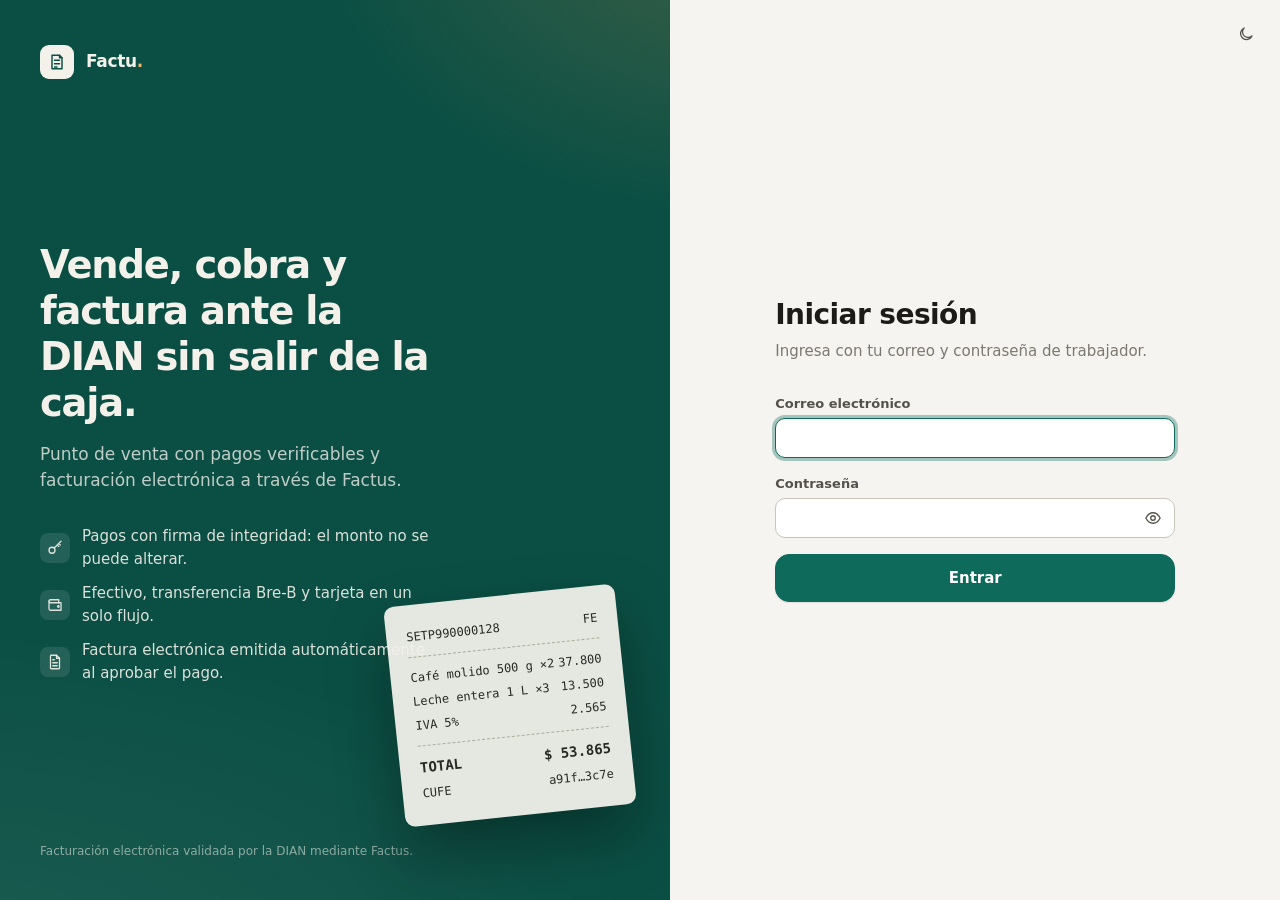
<file: frontend/index.html>
<!doctype html>
<html lang="es-CO">
<head>
  <meta charset="utf-8">
  <meta name="viewport" content="width=device-width, initial-scale=1">
  <meta http-equiv="Content-Security-Policy" content="default-src 'self'; script-src 'self' https://cdn.jsdelivr.net; style-src 'self' https://fonts.googleapis.com; font-src https://fonts.gstatic.com; img-src 'self' data: blob:; connect-src 'self' http://127.0.0.1:8000 http://localhost:8000; frame-src 'self' blob:; object-src 'none'; base-uri 'self'; form-action 'self'">
  <meta name="referrer" content="strict-origin-when-cross-origin">
  <meta name="color-scheme" content="light dark">
  <title>Iniciar sesión · Factu</title>
  <link rel="icon" href="img/favicon.svg" type="image/svg+xml">
  <link rel="preconnect" href="https://fonts.googleapis.com">
  <link rel="preconnect" href="https://fonts.gstatic.com" crossorigin>
  <link rel="stylesheet" href="https://fonts.googleapis.com/css2?family=JetBrains+Mono:wght@400;500;600&family=Plus+Jakarta+Sans:wght@400;500;600;700;800&display=swap">
  <link rel="stylesheet" href="css/variables.css">
  <link rel="stylesheet" href="css/base.css">
  <link rel="stylesheet" href="css/layout.css">
  <link rel="stylesheet" href="css/components.css">
  <link rel="stylesheet" href="css/pages/login.css">
  <script src="js/theme-init.js"></script>
  <script type="module" src="js/login.js"></script>
</head>
<body>
  <main class="login">
    <section class="login__aside" aria-hidden="true">
      <div class="brand">
        <span class="brand__mark" id="logo-marca"></span>
        <span class="brand__name">Factu<span>.</span></span>
      </div>

      <div class="login__pitch">
        <h1>Vende, cobra y factura ante la DIAN sin salir de la caja.</h1>
        <p>Punto de venta con pagos verificables y facturación electrónica a través de Factus.</p>
        <ul class="login__features">
          <li id="f1">Pagos con firma de integridad: el monto no se puede alterar.</li>
          <li id="f2">Efectivo, transferencia Bre-B y tarjeta en un solo flujo.</li>
          <li id="f3">Factura electrónica emitida automáticamente al aprobar el pago.</li>
        </ul>
      </div>

      <div class="login__receipt">
        <p><span>SETP990000128</span><span>FE</span></p>
        <hr>
        <p><span>Café molido 500 g ×2</span><span>37.800</span></p>
        <p><span>Leche entera 1 L ×3</span><span>13.500</span></p>
        <p><span>IVA 5%</span><span>2.565</span></p>
        <hr>
        <p><strong>TOTAL</strong><strong>$ 53.865</strong></p>
        <p><span>CUFE</span><span>a91f…3c7e</span></p>
      </div>

      <p class="login__legal">Facturación electrónica validada por la DIAN mediante Factus.</p>
    </section>

    <section class="login__main">
      <div class="login__theme" id="tema"></div>
      <div class="login__card">
        <h2>Iniciar sesión</h2>
        <p class="lead">Ingresa con tu correo y contraseña de trabajador.</p>
        <div id="aviso" aria-live="polite"></div>
        <form id="form-login" class="form" novalidate>
          <div class="field" data-campo="email">
            <label class="field__label" for="email">Correo electrónico</label>
            <input class="input" id="email" name="email" type="email" autocomplete="username" required aria-describedby="email-error" autofocus>
            <p class="field__error" id="email-error" aria-live="polite"></p>
          </div>
          <div class="field" data-campo="password">
            <label class="field__label" for="password">Contraseña</label>
            <div class="input-group">
              <input class="input" id="password" name="password" type="password" autocomplete="current-password" required aria-describedby="password-error">
              <button class="btn btn--ghost btn--icon input-group__btn" type="button" id="ver-password" aria-label="Mostrar contraseña" aria-pressed="false"></button>
            </div>
            <p class="field__error" id="password-error" aria-live="polite"></p>
          </div>
          <button class="btn btn--primary btn--lg btn--block" type="submit" id="entrar">Entrar</button>
        </form>
      </div>
    </section>
  </main>
</body>
</html>
</file>
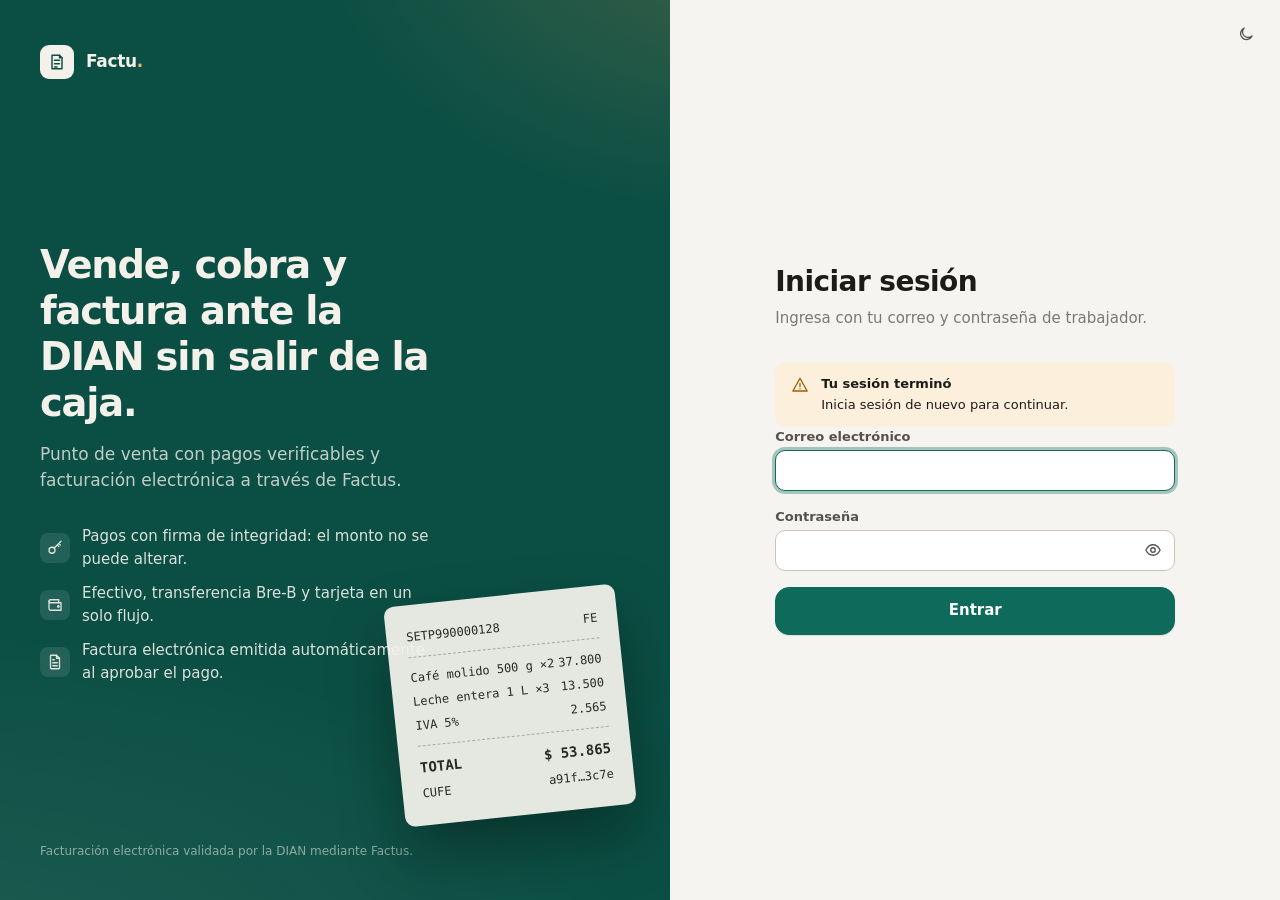
<file: frontend/app.html>
<!doctype html>
<html lang="es-CO">
<head>
  <meta charset="utf-8">
  <meta name="viewport" content="width=device-width, initial-scale=1">
  <meta http-equiv="Content-Security-Policy" content="default-src 'self'; script-src 'self' https://cdn.jsdelivr.net; style-src 'self' https://fonts.googleapis.com; font-src https://fonts.gstatic.com; img-src 'self' data: blob:; connect-src 'self' http://127.0.0.1:8000 http://localhost:8000; frame-src 'self' blob:; object-src 'none'; base-uri 'self'; form-action 'self'">
  <meta name="referrer" content="strict-origin-when-cross-origin">
  <meta name="color-scheme" content="light dark">
  <title>Factu</title>
  <link rel="icon" href="img/favicon.svg" type="image/svg+xml">
  <link rel="preconnect" href="https://fonts.googleapis.com">
  <link rel="preconnect" href="https://fonts.gstatic.com" crossorigin>
  <link rel="stylesheet" href="https://fonts.googleapis.com/css2?family=JetBrains+Mono:wght@400;500;600&family=Plus+Jakarta+Sans:wght@400;500;600;700;800&display=swap">
  <link rel="stylesheet" href="css/variables.css">
  <link rel="stylesheet" href="css/base.css">
  <link rel="stylesheet" href="css/layout.css">
  <link rel="stylesheet" href="css/components.css">
  <link rel="stylesheet" href="css/pages/pos.css">
  <link rel="stylesheet" href="css/pages/pages.css">
  <script src="js/theme-init.js"></script>
  <script type="module" src="js/main.js"></script>
</head>
<body>
  <a class="skip-link" href="#contenido">Saltar al contenido</a>
  <div class="app" id="app" hidden>
    <aside class="sidebar" id="sidebar" aria-label="Navegación principal">
      <a class="brand" href="#/" aria-label="Factu, ir al inicio">
        <span class="brand__mark"><svg viewBox="0 0 24 24" width="20" height="20" fill="none" stroke="currentColor" stroke-width="1.75" stroke-linecap="round" stroke-linejoin="round" aria-hidden="true"><path d="M6 4h9l3 3v13H6z"/><path d="M9 10h6M9 14h6M9 18h3"/><path d="M15 4v3h3"/></svg></span>
        <span class="brand__name">Factu<span>.</span></span>
      </a>
      <nav aria-label="Secciones">
        <ul class="nav" id="nav"></ul>
      </nav>
      <div class="sidebar__footer hide-mobile">
        <button class="nav__link btn--block" type="button" id="btn-colapsar" aria-label="Contraer o expandir la barra lateral">
          <svg viewBox="0 0 24 24" width="19" height="19" fill="none" stroke="currentColor" stroke-width="1.75" stroke-linecap="round" stroke-linejoin="round" aria-hidden="true"><path d="M4 5h16v14H4zM9 5v14"/></svg>
          <span class="nav__label">Contraer menú</span>
        </button>
      </div>
    </aside>
    <div class="nav-backdrop" id="nav-backdrop"></div>

    <div class="main">
      <header class="topbar">
        <button class="btn btn--ghost btn--icon show-mobile" type="button" id="btn-menu" aria-label="Abrir menú" aria-controls="sidebar" aria-expanded="false">
          <svg viewBox="0 0 24 24" width="20" height="20" fill="none" stroke="currentColor" stroke-width="1.75" stroke-linecap="round" aria-hidden="true"><path d="M4 6h16M4 12h16M4 18h16"/></svg>
        </button>
        <div class="topbar__search" id="buscador" role="search"></div>
        <div class="row" id="acciones-usuario"></div>
      </header>
      <main class="content" id="contenido" tabindex="-1"></main>
    </div>
  </div>
</body>
</html>
</file>
<file: frontend/css/variables.css>
/* ==========================================================================
   Sistema de diseño — tokens
   Verde petróleo como primario (confianza, dinero) sobre neutros cálidos.
   ========================================================================== */
:root {
  color-scheme: light;

  /* Marca */
  --c-primary: #0e6b5c;
  --c-primary-hover: #0a594c;
  --c-primary-press: #08493e;
  --c-primary-soft: #e2f0ec;
  --c-primary-ink: #ffffff;
  --c-accent: #b4530a;

  /* Neutros cálidos */
  --c-bg: #f5f4f0;
  --c-surface: #ffffff;
  --c-surface-2: #f0eee8;
  --c-surface-3: #e8e5dd;
  --c-border: #e0ddd5;
  --c-border-strong: #c9c5bb;
  --c-text: #1d1b18;
  --c-text-2: #55514b;
  --c-text-3: #7d786f;
  --c-overlay: rgb(20 18 15 / 0.45);

  /* Semánticos */
  --c-success: #16794a;
  --c-success-soft: #e3f3ea;
  --c-warning: #a35a07;
  --c-warning-soft: #fcf0dc;
  --c-danger: #b42318;
  --c-danger-soft: #fbe8e6;
  --c-info: #1f5bc7;
  --c-info-soft: #e7eefc;
  --c-neutral-soft: #ecebe6;

  /* Tipografía */
  --font-ui: "Plus Jakarta Sans", system-ui, -apple-system, "Segoe UI", Roboto, sans-serif;
  --font-mono: "JetBrains Mono", ui-monospace, "Cascadia Code", Consolas, monospace;
  --fs-xs: 0.75rem;
  --fs-sm: 0.8125rem;
  --fs-md: 0.9375rem;
  --fs-lg: 1.0625rem;
  --fs-xl: 1.375rem;
  --fs-2xl: 1.75rem;
  --fs-3xl: 2.5rem;
  --lh-tight: 1.2;
  --lh: 1.5;

  /* Espaciado (escala 4px) */
  --sp-1: 0.25rem;
  --sp-2: 0.5rem;
  --sp-3: 0.75rem;
  --sp-4: 1rem;
  --sp-5: 1.25rem;
  --sp-6: 1.5rem;
  --sp-8: 2rem;
  --sp-10: 2.5rem;
  --sp-12: 3rem;

  /* Forma y profundidad */
  --r-sm: 6px;
  --r-md: 10px;
  --r-lg: 14px;
  --r-pill: 999px;
  --shadow-1: 0 1px 2px rgb(29 27 24 / 0.06), 0 1px 1px rgb(29 27 24 / 0.04);
  --shadow-2: 0 4px 12px rgb(29 27 24 / 0.08), 0 1px 3px rgb(29 27 24 / 0.06);
  --shadow-3: 0 18px 48px rgb(29 27 24 / 0.18), 0 4px 12px rgb(29 27 24 / 0.08);
  --focus-ring: 0 0 0 3px rgb(14 107 92 / 0.35);

  /* Movimiento */
  --ease: cubic-bezier(0.2, 0.7, 0.2, 1);
  --t-fast: 120ms;
  --t-med: 220ms;

  /* Layout */
  --sidebar-w: 248px;
  --sidebar-w-collapsed: 68px;
  --topbar-h: 60px;
  --content-max: 1360px;
}

/* Oscuro: por preferencia del sistema, salvo que el usuario eligiera claro. */
@media (prefers-color-scheme: dark) {
  :root:not([data-theme="light"]) {
    color-scheme: dark;
    --c-primary: #3db39d;
    --c-primary-hover: #52c4ae;
    --c-primary-press: #2f9a86;
    --c-primary-soft: rgb(61 179 157 / 0.14);
    --c-primary-ink: #06221d;
    --c-accent: #f0a050;
    --c-bg: #111312;
    --c-surface: #181b1a;
    --c-surface-2: #1f2321;
    --c-surface-3: #2a2f2c;
    --c-border: #2b302d;
    --c-border-strong: #3d4440;
    --c-text: #eceae4;
    --c-text-2: #b5b1a8;
    --c-text-3: #8a867e;
    --c-overlay: rgb(0 0 0 / 0.6);
    --c-success: #4cc488;
    --c-success-soft: rgb(76 196 136 / 0.14);
    --c-warning: #f0b44c;
    --c-warning-soft: rgb(240 180 76 / 0.14);
    --c-danger: #f2766b;
    --c-danger-soft: rgb(242 118 107 / 0.14);
    --c-info: #7aa5f5;
    --c-info-soft: rgb(122 165 245 / 0.14);
    --c-neutral-soft: rgb(236 234 228 / 0.08);
    --shadow-1: 0 1px 2px rgb(0 0 0 / 0.4);
    --shadow-2: 0 4px 14px rgb(0 0 0 / 0.45);
    --shadow-3: 0 18px 48px rgb(0 0 0 / 0.6);
    --focus-ring: 0 0 0 3px rgb(61 179 157 / 0.45);
  }
}

:root[data-theme="dark"] {
  color-scheme: dark;
  --c-primary: #3db39d;
  --c-primary-hover: #52c4ae;
  --c-primary-press: #2f9a86;
  --c-primary-soft: rgb(61 179 157 / 0.14);
  --c-primary-ink: #06221d;
  --c-accent: #f0a050;
  --c-bg: #111312;
  --c-surface: #181b1a;
  --c-surface-2: #1f2321;
  --c-surface-3: #2a2f2c;
  --c-border: #2b302d;
  --c-border-strong: #3d4440;
  --c-text: #eceae4;
  --c-text-2: #b5b1a8;
  --c-text-3: #8a867e;
  --c-overlay: rgb(0 0 0 / 0.6);
  --c-success: #4cc488;
  --c-success-soft: rgb(76 196 136 / 0.14);
  --c-warning: #f0b44c;
  --c-warning-soft: rgb(240 180 76 / 0.14);
  --c-danger: #f2766b;
  --c-danger-soft: rgb(242 118 107 / 0.14);
  --c-info: #7aa5f5;
  --c-info-soft: rgb(122 165 245 / 0.14);
  --c-neutral-soft: rgb(236 234 228 / 0.08);
  --shadow-1: 0 1px 2px rgb(0 0 0 / 0.4);
  --shadow-2: 0 4px 14px rgb(0 0 0 / 0.45);
  --shadow-3: 0 18px 48px rgb(0 0 0 / 0.6);
  --focus-ring: 0 0 0 3px rgb(61 179 157 / 0.45);
}

@media (prefers-reduced-motion: reduce) {
  :root {
    --t-fast: 0ms;
    --t-med: 0ms;
  }
}
</file>
<file: frontend/css/base.css>
/* Reset mínimo y elementos base */
*,
*::before,
*::after {
  box-sizing: border-box;
}

html {
  -webkit-text-size-adjust: 100%;
  text-size-adjust: 100%;
}

body {
  margin: 0;
  min-height: 100vh;
  font-family: var(--font-ui);
  font-size: var(--fs-md);
  line-height: var(--lh);
  color: var(--c-text);
  background: var(--c-bg);
  -webkit-font-smoothing: antialiased;
  font-feature-settings: "tnum" 1, "cv11" 1;
  overflow-x: hidden;
}

h1, h2, h3, h4 {
  margin: 0;
  line-height: var(--lh-tight);
  letter-spacing: -0.01em;
  font-weight: 700;
}

h1 { font-size: var(--fs-xl); }
h2 { font-size: var(--fs-lg); }
h3 { font-size: var(--fs-md); }

p { margin: 0; }

a {
  color: var(--c-primary);
  text-decoration-thickness: 1px;
  text-underline-offset: 2px;
}

img, svg, canvas { display: block; max-width: 100%; }

button, input, select, textarea {
  font: inherit;
  color: inherit;
}

button { cursor: pointer; }
button:disabled { cursor: not-allowed; }

:focus-visible {
  outline: none;
  box-shadow: var(--focus-ring);
  border-radius: var(--r-sm);
}

/* Elementos que solo reciben foco por programa (títulos de página, contenedor principal):
   el foco sirve a los lectores de pantalla, no necesita anillo visible. */
[tabindex="-1"]:focus,
[tabindex="-1"]:focus-visible { outline: none; box-shadow: none; }

::selection { background: var(--c-primary-soft); }

/* El atributo hidden debe ganar a cualquier display de componente. */
[hidden] { display: none !important; }

.mono {
  font-family: var(--font-mono);
  font-size: 0.92em;
  letter-spacing: -0.01em;
}

.muted { color: var(--c-text-3); }
.text-2 { color: var(--c-text-2); }
.num { text-align: right; font-variant-numeric: tabular-nums; }
.nowrap { white-space: nowrap; }
.break { word-break: break-all; }

.visually-hidden {
  position: absolute !important; /* utilidad de accesibilidad: debe ganar siempre */
  width: 1px;
  height: 1px;
  padding: 0;
  margin: -1px;
  overflow: hidden;
  clip: rect(0 0 0 0);
  white-space: nowrap;
  border: 0;
}

.skip-link {
  position: absolute;
  left: var(--sp-4);
  top: -100px;
  z-index: 100;
  padding: var(--sp-2) var(--sp-4);
  background: var(--c-primary);
  color: var(--c-primary-ink);
  border-radius: var(--r-sm);
}

.skip-link:focus { top: var(--sp-3); }

@media (prefers-reduced-motion: reduce) {
  *, *::before, *::after {
    animation-duration: 0.01ms !important; /* respeta la preferencia del sistema */
    animation-iteration-count: 1 !important;
    transition-duration: 0.01ms !important;
    scroll-behavior: auto !important;
  }
}
</file>
<file: frontend/css/layout.css>
/* Shell de la aplicación: barra lateral + barra superior + contenido */
.app {
  display: grid;
  grid-template-columns: var(--sidebar-w) minmax(0, 1fr);
  min-height: 100vh;
  transition: grid-template-columns var(--t-med) var(--ease);
}

.app[data-sidebar="collapsed"] {
  grid-template-columns: var(--sidebar-w-collapsed) minmax(0, 1fr);
}

/* ------------------------------------------------------------ barra lateral */
.sidebar {
  position: sticky;
  top: 0;
  height: 100vh;
  display: flex;
  flex-direction: column;
  gap: var(--sp-2);
  padding: var(--sp-4) var(--sp-3);
  background: var(--c-surface);
  border-right: 1px solid var(--c-border);
  overflow: hidden auto;
  z-index: 30;
}

.brand {
  display: flex;
  align-items: center;
  gap: var(--sp-3);
  padding: var(--sp-1) var(--sp-2) var(--sp-4);
  color: var(--c-text);
  text-decoration: none;
  min-height: 44px;
}

.brand__mark {
  flex: none;
  display: grid;
  place-items: center;
  width: 34px;
  height: 34px;
  border-radius: 9px;
  background: var(--c-primary);
  color: var(--c-primary-ink);
}

.brand__name {
  font-weight: 800;
  font-size: var(--fs-lg);
  letter-spacing: -0.02em;
  white-space: nowrap;
}

.brand__name span { color: var(--c-primary); }

.nav {
  display: flex;
  flex-direction: column;
  gap: 2px;
  margin: 0;
  padding: 0;
  list-style: none;
}

.nav__section {
  margin: var(--sp-4) var(--sp-3) var(--sp-1);
  font-size: var(--fs-xs);
  font-weight: 600;
  text-transform: uppercase;
  letter-spacing: 0.06em;
  color: var(--c-text-3);
  white-space: nowrap;
}

.nav__link {
  display: flex;
  align-items: center;
  gap: var(--sp-3);
  min-height: 40px;
  padding: var(--sp-2) var(--sp-3);
  border-radius: var(--r-md);
  color: var(--c-text-2);
  text-decoration: none;
  font-weight: 500;
  white-space: nowrap;
  transition: background var(--t-fast), color var(--t-fast);
}

.nav__link svg { flex: none; }

button.nav__link {
  width: 100%;
  border: 0;
  background: transparent;
  text-align: left;
}
.nav__link:hover { background: var(--c-surface-2); color: var(--c-text); }

.nav__link[aria-current="page"] {
  background: var(--c-primary-soft);
  color: var(--c-primary);
  font-weight: 600;
}

.nav__link--cta {
  margin-bottom: var(--sp-2);
  background: var(--c-primary);
  color: var(--c-primary-ink);
  font-weight: 600;
}

.nav__link--cta:hover,
.nav__link--cta[aria-current="page"] {
  background: var(--c-primary-hover);
  color: var(--c-primary-ink);
}

.sidebar__footer {
  margin-top: auto;
  padding-top: var(--sp-3);
  border-top: 1px solid var(--c-border);
}

.app[data-sidebar="collapsed"] .brand__name,
.app[data-sidebar="collapsed"] .nav__label,
.app[data-sidebar="collapsed"] .nav__section {
  display: none;
}

.app[data-sidebar="collapsed"] .nav__link,
.app[data-sidebar="collapsed"] .brand {
  justify-content: center;
  padding-inline: 0;
}

/* ------------------------------------------------------------ barra superior */
.main {
  display: flex;
  flex-direction: column;
  min-width: 0;
}

.topbar {
  position: sticky;
  top: 0;
  z-index: 20;
  display: flex;
  align-items: center;
  gap: var(--sp-3);
  height: var(--topbar-h);
  padding: 0 var(--sp-6);
  background: color-mix(in srgb, var(--c-bg) 86%, transparent);
  backdrop-filter: saturate(1.4) blur(10px);
  border-bottom: 1px solid var(--c-border);
}

.topbar__search {
  position: relative;
  flex: 1;
  max-width: 460px;
}

.topbar__spacer { flex: 1; }

.user-chip {
  display: flex;
  align-items: center;
  gap: var(--sp-2);
  padding: var(--sp-1) var(--sp-2) var(--sp-1) var(--sp-1);
  border: 1px solid transparent;
  border-radius: var(--r-pill);
  background: transparent;
}

.user-chip:hover { background: var(--c-surface-2); }

.avatar {
  display: grid;
  place-items: center;
  width: 32px;
  height: 32px;
  border-radius: 50%;
  background: var(--c-primary-soft);
  color: var(--c-primary);
  font-weight: 700;
  font-size: var(--fs-sm);
}

.user-chip__text {
  display: flex;
  flex-direction: column;
  align-items: flex-start;
  line-height: 1.15;
}

.user-chip__name { font-weight: 600; font-size: var(--fs-sm); }
.user-chip__role { font-size: var(--fs-xs); color: var(--c-text-3); }

/* ------------------------------------------------------------ contenido */
.content {
  width: 100%;
  max-width: var(--content-max);
  margin: 0 auto;
  padding: var(--sp-6);
  outline: none;
}

.page-enter { animation: page-in var(--t-med) var(--ease); }

@keyframes page-in {
  from { opacity: 0; transform: translateY(6px); }
  to { opacity: 1; transform: none; }
}

.page-header {
  display: flex;
  flex-wrap: wrap;
  align-items: flex-end;
  justify-content: space-between;
  gap: var(--sp-4);
  margin-bottom: var(--sp-6);
}

.page-header__titles { display: flex; flex-direction: column; gap: var(--sp-1); }
.page-header__sub { color: var(--c-text-3); font-size: var(--fs-sm); }
.page-header__actions { display: flex; flex-wrap: wrap; gap: var(--sp-2); }

.grid { display: grid; gap: var(--sp-4); }
.grid--2 { grid-template-columns: repeat(2, minmax(0, 1fr)); }
.grid--3 { grid-template-columns: repeat(3, minmax(0, 1fr)); }
.grid--kpi { grid-template-columns: repeat(auto-fit, minmax(190px, 1fr)); }
.stack { display: flex; flex-direction: column; gap: var(--sp-4); }
.stack--sm { gap: var(--sp-2); }
.row { display: flex; flex-wrap: wrap; align-items: center; gap: var(--sp-2); }
.row--between { justify-content: space-between; }
.span-2 { grid-column: span 2; }
.grow-1 { flex: 1; min-width: 0; }

.nav-backdrop { display: none; }

/* ------------------------------------------------------------ responsive */
@media (max-width: 1100px) {
  .grid--3 { grid-template-columns: repeat(2, minmax(0, 1fr)); }
}

@media (max-width: 900px) {
  .app,
  .app[data-sidebar="collapsed"] {
    grid-template-columns: minmax(0, 1fr);
  }

  .sidebar {
    position: fixed;
    inset: 0 auto 0 0;
    width: min(84vw, 300px);
    transform: translateX(-102%);
    transition: transform var(--t-med) var(--ease);
    box-shadow: var(--shadow-3);
  }

  .app[data-nav-open="true"] .sidebar { transform: none; }

  .app[data-nav-open="true"] .nav-backdrop {
    display: block;
    position: fixed;
    inset: 0;
    z-index: 25;
    background: var(--c-overlay);
  }

  .app[data-sidebar="collapsed"] .brand__name,
  .app[data-sidebar="collapsed"] .nav__label,
  .app[data-sidebar="collapsed"] .nav__section {
    display: revert;
  }

  .app[data-sidebar="collapsed"] .nav__link,
  .app[data-sidebar="collapsed"] .brand {
    justify-content: flex-start;
    padding-inline: var(--sp-3);
  }

  .topbar { padding: 0 var(--sp-4); }
  .content { padding: var(--sp-4); }
  .grid--2, .grid--3 { grid-template-columns: minmax(0, 1fr); }
  .span-2 { grid-column: auto; }
  .user-chip__text { display: none; }
  .hide-mobile { display: none; }
}

@media (min-width: 901px) {
  .show-mobile { display: none; }
}
</file>
<file: frontend/css/components.css>
/* ============================================================== botones */
.btn {
  --btn-bg: var(--c-surface);
  --btn-fg: var(--c-text);
  --btn-bd: var(--c-border-strong);
  --btn-bg-hover: var(--c-surface-2);
  display: inline-flex;
  align-items: center;
  justify-content: center;
  gap: var(--sp-2);
  min-height: 38px;
  padding: 0 var(--sp-4);
  border: 1px solid var(--btn-bd);
  border-radius: var(--r-md);
  background: var(--btn-bg);
  color: var(--btn-fg);
  font-weight: 600;
  font-size: var(--fs-sm);
  line-height: 1;
  white-space: nowrap;
  text-decoration: none;
  transition: background var(--t-fast), border-color var(--t-fast), transform var(--t-fast), box-shadow var(--t-fast);
}

.btn:hover:not(:disabled) { background: var(--btn-bg-hover); }
.btn:active:not(:disabled) { transform: translateY(1px); }
.btn:disabled { opacity: 0.55; }

.btn--primary {
  --btn-bg: var(--c-primary);
  --btn-fg: var(--c-primary-ink);
  --btn-bd: var(--c-primary);
  --btn-bg-hover: var(--c-primary-hover);
  box-shadow: var(--shadow-1);
}

.btn--danger {
  --btn-bg: var(--c-danger);
  --btn-fg: #fff;
  --btn-bd: var(--c-danger);
  --btn-bg-hover: color-mix(in srgb, var(--c-danger) 88%, #000);
}

.btn--ghost {
  --btn-bg: transparent;
  --btn-bd: transparent;
  --btn-fg: var(--c-text-2);
}

.btn--soft {
  --btn-bg: var(--c-primary-soft);
  --btn-bd: transparent;
  --btn-fg: var(--c-primary);
  --btn-bg-hover: color-mix(in srgb, var(--c-primary-soft) 70%, var(--c-primary) 12%);
}

.btn--sm { min-height: 32px; padding: 0 var(--sp-3); font-size: var(--fs-xs); }
.btn--lg { min-height: 48px; padding: 0 var(--sp-6); font-size: var(--fs-md); border-radius: var(--r-lg); }
.btn--block { width: 100%; }

.btn--icon {
  min-height: 36px;
  width: 36px;
  padding: 0;
}

.btn--icon.btn--sm { width: 32px; }

.btn[aria-busy="true"] { position: relative; color: transparent; }

.btn[aria-busy="true"]::after {
  content: "";
  position: absolute;
  width: 16px;
  height: 16px;
  border: 2px solid var(--btn-fg);
  border-right-color: transparent;
  border-radius: 50%;
  animation: spin 700ms linear infinite;
}

@keyframes spin { to { transform: rotate(360deg); } }

/* ============================================================== formularios */
.form { display: grid; gap: var(--sp-4); }
.form-grid { display: grid; grid-template-columns: repeat(2, minmax(0, 1fr)); gap: var(--sp-4); }
.form-grid > .full { grid-column: 1 / -1; }

.doc-grid { display: grid; grid-template-columns: minmax(0, 1fr) 76px; gap: var(--sp-3); align-items: start; }

.field { display: flex; flex-direction: column; gap: var(--sp-1); min-width: 0; }

.field__label {
  font-size: var(--fs-sm);
  font-weight: 600;
  color: var(--c-text-2);
}

.field__label .req { color: var(--c-danger); margin-left: 2px; }
.field__hint { font-size: var(--fs-xs); color: var(--c-text-3); }

.field__error {
  font-size: var(--fs-xs);
  color: var(--c-danger);
  font-weight: 500;
}

.field__error:empty { display: none; }

.input,
.select,
.textarea {
  width: 100%;
  min-height: 40px;
  padding: var(--sp-2) var(--sp-3);
  border: 1px solid var(--c-border-strong);
  border-radius: var(--r-md);
  background: var(--c-surface);
  color: var(--c-text);
  transition: border-color var(--t-fast), box-shadow var(--t-fast);
}

.textarea { min-height: 84px; resize: vertical; }
.input::placeholder, .textarea::placeholder { color: var(--c-text-3); }

.input:focus,
.select:focus,
.textarea:focus {
  outline: none;
  border-color: var(--c-primary);
  box-shadow: var(--focus-ring);
}

.input:disabled, .select:disabled, .input[readonly] {
  background: var(--c-surface-2);
  color: var(--c-text-2);
}

.field--invalid .input,
.field--invalid .select,
.field--invalid .textarea {
  border-color: var(--c-danger);
}

.input--mono { font-family: var(--font-mono); }
.input--lg { min-height: 56px; font-size: var(--fs-xl); font-weight: 700; }

.input-group { position: relative; display: flex; align-items: center; }
.input-group .input { padding-right: 44px; }
.input-group__btn { position: absolute; right: 4px; }

.input-icon { position: relative; }
.input-icon > svg {
  position: absolute;
  z-index: 1; /* por encima del combobox, que crea su propio contexto */
  left: 11px;
  top: 50%;
  transform: translateY(-50%);
  color: var(--c-text-3);
  pointer-events: none;
}
.input-icon .input { padding-left: 38px; }

.check {
  display: inline-flex;
  align-items: center;
  gap: var(--sp-2);
  font-size: var(--fs-sm);
  cursor: pointer;
}

.check input { width: 18px; height: 18px; accent-color: var(--c-primary); }

.segmented {
  display: inline-flex;
  padding: 3px;
  border: 1px solid var(--c-border);
  border-radius: var(--r-md);
  background: var(--c-surface-2);
}

.segmented label {
  position: relative;
  padding: var(--sp-1) var(--sp-3);
  border-radius: 7px;
  font-size: var(--fs-sm);
  font-weight: 600;
  color: var(--c-text-2);
  cursor: pointer;
}

.segmented input { position: absolute; opacity: 0; pointer-events: none; }
.segmented label:has(input:checked) { background: var(--c-surface); color: var(--c-text); box-shadow: var(--shadow-1); }
.segmented label:has(input:focus-visible) { box-shadow: var(--focus-ring); }

/* ============================================================== tarjetas */
.card {
  background: var(--c-surface);
  border: 1px solid var(--c-border);
  border-radius: var(--r-lg);
  box-shadow: var(--shadow-1);
  min-width: 0;
}

.card__header {
  display: flex;
  align-items: center;
  justify-content: space-between;
  gap: var(--sp-3);
  padding: var(--sp-4) var(--sp-5);
  border-bottom: 1px solid var(--c-border);
}

.card__title { font-size: var(--fs-md); font-weight: 700; }
.card__body { padding: var(--sp-5); }
.card__body--flush { padding: 0; }

.card__footer {
  display: flex;
  flex-wrap: wrap;
  justify-content: flex-end;
  gap: var(--sp-2);
  padding: var(--sp-4) var(--sp-5);
  border-top: 1px solid var(--c-border);
}

.kpi { padding: var(--sp-5); display: flex; flex-direction: column; gap: var(--sp-2); }

.kpi--link { color: inherit; text-decoration: none; transition: border-color var(--t-fast), box-shadow var(--t-fast), transform var(--t-fast); }
.kpi--link:hover { border-color: var(--c-border-strong); box-shadow: var(--shadow-2); transform: translateY(-1px); }

.kpi__label {
  display: flex;
  align-items: center;
  gap: var(--sp-2);
  font-size: var(--fs-sm);
  color: var(--c-text-2);
  font-weight: 500;
}

.kpi__icon {
  display: grid;
  place-items: center;
  width: 30px;
  height: 30px;
  border-radius: 8px;
  background: var(--c-primary-soft);
  color: var(--c-primary);
}

.kpi__icon--warning { background: var(--c-warning-soft); color: var(--c-warning); }
.kpi__icon--danger { background: var(--c-danger-soft); color: var(--c-danger); }
.kpi__icon--info { background: var(--c-info-soft); color: var(--c-info); }

.kpi__value {
  font-size: var(--fs-2xl);
  font-weight: 800;
  letter-spacing: -0.03em;
  font-variant-numeric: tabular-nums;
}

.kpi__meta { font-size: var(--fs-xs); color: var(--c-text-3); }

/* ============================================================== badges */
.badge {
  display: inline-flex;
  align-items: center;
  gap: 6px;
  padding: 2px var(--sp-2);
  border-radius: var(--r-pill);
  font-size: var(--fs-xs);
  font-weight: 600;
  line-height: 1.6;
  white-space: nowrap;
  background: var(--c-neutral-soft);
  color: var(--c-text-2);
}

.badge::before {
  content: "";
  width: 6px;
  height: 6px;
  border-radius: 50%;
  background: currentColor;
}

.badge--success { background: var(--c-success-soft); color: var(--c-success); }
.badge--warning { background: var(--c-warning-soft); color: var(--c-warning); }
.badge--danger { background: var(--c-danger-soft); color: var(--c-danger); }
.badge--info { background: var(--c-info-soft); color: var(--c-info); }
.badge--primary { background: var(--c-primary-soft); color: var(--c-primary); }
.badge--plain::before { display: none; }

/* ============================================================== tablas */
.table-wrap { overflow-x: auto; }

.table {
  width: 100%;
  border-collapse: collapse;
  font-size: var(--fs-sm);
}

.table th {
  position: sticky;
  top: 0;
  padding: var(--sp-3) var(--sp-4);
  background: var(--c-surface-2);
  color: var(--c-text-2);
  font-size: var(--fs-xs);
  font-weight: 600;
  text-transform: uppercase;
  letter-spacing: 0.04em;
  text-align: left;
  white-space: nowrap;
  border-bottom: 1px solid var(--c-border);
}

.table th.num, .table td.num { text-align: right; }

.table td {
  padding: var(--sp-3) var(--sp-4);
  border-bottom: 1px solid var(--c-border);
  vertical-align: middle;
}

.table tbody tr { transition: background var(--t-fast); }
.table tbody tr:last-child td { border-bottom: 0; }
.table--clickable tbody tr { cursor: pointer; }
.table--clickable tbody tr:hover { background: var(--c-surface-2); }

.th-sort {
  display: inline-flex;
  align-items: center;
  gap: 4px;
  padding: 0;
  border: 0;
  background: none;
  color: inherit;
  font: inherit;
  text-transform: inherit;
  letter-spacing: inherit;
}

.th-sort svg { opacity: 0.4; }
.th-sort[aria-sort] svg, th[aria-sort] .th-sort svg { opacity: 1; color: var(--c-primary); }

.cell-main { font-weight: 600; color: var(--c-text); }
.cell-sub { font-size: var(--fs-xs); color: var(--c-text-3); }
.cell-actions { display: flex; justify-content: flex-end; gap: var(--sp-1); }

.table-toolbar {
  display: flex;
  flex-wrap: wrap;
  align-items: flex-end;
  gap: var(--sp-3);
  padding: var(--sp-4) var(--sp-5);
  border-bottom: 1px solid var(--c-border);
}

.table-toolbar .field { min-width: 150px; }
.table-toolbar .grow { flex: 1; min-width: 220px; }

.pager {
  display: flex;
  flex-wrap: wrap;
  align-items: center;
  justify-content: space-between;
  gap: var(--sp-3);
  padding: var(--sp-3) var(--sp-5);
  border-top: 1px solid var(--c-border);
  font-size: var(--fs-sm);
  color: var(--c-text-2);
}

.pager__controls { display: flex; align-items: center; gap: var(--sp-2); }
.pager .select { min-height: 32px; width: auto; padding-block: 0; }

/* Tablas → tarjetas en móvil */
@media (max-width: 720px) {
  .table--cards thead { display: none; }
  .table--cards, .table--cards tbody, .table--cards tr, .table--cards td { display: block; width: 100%; }

  .table--cards tr {
    margin: var(--sp-3);
    width: auto;
    padding: var(--sp-3) var(--sp-4);
    border: 1px solid var(--c-border);
    border-radius: var(--r-md);
    background: var(--c-surface);
  }

  .table--cards td {
    display: flex;
    justify-content: space-between;
    gap: var(--sp-4);
    padding: var(--sp-1) 0;
    border: 0;
    text-align: right;
  }

  .table--cards td::before {
    content: attr(data-label);
    flex: none;
    color: var(--c-text-3);
    font-size: var(--fs-xs);
    font-weight: 600;
    text-transform: uppercase;
    letter-spacing: 0.04em;
    text-align: left;
  }

  .table--cards td[data-label=""]::before { display: none; }
  .table--cards td.cell-actions { justify-content: flex-end; padding-top: var(--sp-2); }
  .form-grid { grid-template-columns: minmax(0, 1fr); }

  /* Filtros compactos en dos columnas */
  .table-toolbar { display: grid; grid-template-columns: repeat(2, minmax(0, 1fr)); padding: var(--sp-3) var(--sp-4); }
  .table-toolbar .field { min-width: 0; }
  .table-toolbar .grow, .table-toolbar .switch { grid-column: 1 / -1; }
  .table-toolbar .select, .table-toolbar .input { width: 100%; }
}

/* ============================================================== skeleton / vacío */
.skeleton {
  display: block;
  height: 14px;
  border-radius: var(--r-sm);
  background: linear-gradient(90deg, var(--c-surface-2) 0%, var(--c-surface-3) 50%, var(--c-surface-2) 100%);
  background-size: 200% 100%;
  animation: shimmer 1.2s ease-in-out infinite;
}

.skeleton:nth-child(3n + 2) { width: 82%; }
.skeleton:nth-child(3n) { width: 64%; }
.skeleton--lg { height: 28px; width: 60%; }
.skeleton--block { height: 180px; border-radius: var(--r-md); }

@keyframes shimmer {
  from { background-position: 200% 0; }
  to { background-position: -200% 0; }
}

.empty {
  display: flex;
  flex-direction: column;
  align-items: center;
  gap: var(--sp-2);
  padding: var(--sp-10) var(--sp-6);
  text-align: center;
}

.empty__icon {
  display: grid;
  place-items: center;
  width: 52px;
  height: 52px;
  margin-bottom: var(--sp-2);
  border-radius: 14px;
  background: var(--c-surface-2);
  color: var(--c-text-3);
}

.empty__title { font-weight: 700; }
.empty__text { max-width: 420px; color: var(--c-text-3); font-size: var(--fs-sm); }
.empty .btn { margin-top: var(--sp-3); }

.spinner {
  width: 22px;
  height: 22px;
  border: 2.5px solid var(--c-border-strong);
  border-top-color: var(--c-primary);
  border-radius: 50%;
  animation: spin 800ms linear infinite;
}

/* ============================================================== avisos */
.callout {
  display: flex;
  gap: var(--sp-3);
  padding: var(--sp-3) var(--sp-4);
  border-radius: var(--r-md);
  background: var(--c-info-soft);
  color: var(--c-text);
  font-size: var(--fs-sm);
}

.callout > svg { flex: none; margin-top: 2px; color: var(--c-info); }
.callout--warning { background: var(--c-warning-soft); }
.callout--warning > svg { color: var(--c-warning); }
.callout--danger { background: var(--c-danger-soft); }
.callout--danger > svg { color: var(--c-danger); }
.callout--success { background: var(--c-success-soft); }
.callout--success > svg { color: var(--c-success); }
.callout__title { font-weight: 700; margin-bottom: 2px; }

/* ============================================================== modal (<dialog>) */
.modal {
  width: min(560px, calc(100vw - 2 * var(--sp-4)));
  max-height: calc(100vh - 2 * var(--sp-8));
  padding: 0;
  border: 1px solid var(--c-border);
  border-radius: var(--r-lg);
  background: var(--c-surface);
  color: var(--c-text);
  box-shadow: var(--shadow-3);
}

.modal--lg { width: min(860px, calc(100vw - 2 * var(--sp-4))); }
.modal--xl { width: min(1080px, calc(100vw - 2 * var(--sp-4))); }
.modal::backdrop { background: var(--c-overlay); backdrop-filter: blur(2px); }
.modal[open] { display: flex; flex-direction: column; animation: modal-in var(--t-med) var(--ease); }

@keyframes modal-in {
  from { opacity: 0; transform: translateY(10px) scale(0.98); }
  to { opacity: 1; transform: none; }
}

.modal__header {
  display: flex;
  align-items: center;
  justify-content: space-between;
  gap: var(--sp-3);
  padding: var(--sp-4) var(--sp-5);
  border-bottom: 1px solid var(--c-border);
}

.modal__title { font-size: var(--fs-lg); }
.modal__body { padding: var(--sp-5); overflow-y: auto; }

.modal__footer {
  display: flex;
  flex-wrap: wrap;
  justify-content: flex-end;
  gap: var(--sp-2);
  padding: var(--sp-4) var(--sp-5);
  border-top: 1px solid var(--c-border);
  background: var(--c-surface-2);
  border-radius: 0 0 var(--r-lg) var(--r-lg);
}

@media (max-width: 600px) {
  .modal {
    width: 100vw;
    max-width: 100vw;
    max-height: 92vh;
    margin: auto 0 0;
    border-radius: var(--r-lg) var(--r-lg) 0 0;
  }
}

/* ============================================================== toasts */
.toasts {
  position: fixed;
  right: var(--sp-4);
  bottom: var(--sp-4);
  z-index: 200;
  display: flex;
  flex-direction: column;
  gap: var(--sp-2);
  width: min(380px, calc(100vw - 2 * var(--sp-4)));
  pointer-events: none;
}

.toast {
  display: flex;
  align-items: flex-start;
  gap: var(--sp-3);
  padding: var(--sp-3) var(--sp-4);
  border: 1px solid var(--c-border);
  border-left: 4px solid var(--c-info);
  border-radius: var(--r-md);
  background: var(--c-surface);
  box-shadow: var(--shadow-2);
  font-size: var(--fs-sm);
  pointer-events: auto;
  animation: toast-in var(--t-med) var(--ease);
}

.toast > svg { flex: none; margin-top: 1px; color: var(--c-info); }
.toast--success { border-left-color: var(--c-success); }
.toast--success > svg { color: var(--c-success); }
.toast--error { border-left-color: var(--c-danger); }
.toast--error > svg { color: var(--c-danger); }
.toast--warning { border-left-color: var(--c-warning); }
.toast--warning > svg { color: var(--c-warning); }
.toast__body { flex: 1; }
.toast__title { font-weight: 700; }
.toast--leaving { opacity: 0; transform: translateX(16px); transition: opacity var(--t-med), transform var(--t-med); }

@keyframes toast-in {
  from { opacity: 0; transform: translateY(8px); }
  to { opacity: 1; transform: none; }
}

/* ============================================================== combobox */
.combobox { position: relative; }

.listbox {
  position: absolute;
  inset: calc(100% + 4px) 0 auto;
  z-index: 60;
  max-height: 300px;
  margin: 0;
  padding: var(--sp-1);
  overflow-y: auto;
  list-style: none;
  border: 1px solid var(--c-border);
  border-radius: var(--r-md);
  background: var(--c-surface);
  box-shadow: var(--shadow-2);
}

.listbox[hidden] { display: none; }

.listbox__option {
  display: flex;
  flex-direction: column;
  padding: var(--sp-2) var(--sp-3);
  border-radius: var(--r-sm);
  cursor: pointer;
}

.listbox__option[aria-selected="true"],
.listbox__option:hover { background: var(--c-primary-soft); }

.listbox__label { font-weight: 600; font-size: var(--fs-sm); }
.listbox__sub { font-size: var(--fs-xs); color: var(--c-text-3); }
.listbox__group { padding: var(--sp-2) var(--sp-3) var(--sp-1); font-size: var(--fs-xs); font-weight: 700; color: var(--c-text-3); text-transform: uppercase; letter-spacing: 0.05em; }
.listbox__empty { padding: var(--sp-3); font-size: var(--fs-sm); color: var(--c-text-3); }

/* ============================================================== menú desplegable */
.menu { position: relative; }

.menu__panel {
  position: absolute;
  right: 0;
  top: calc(100% + 6px);
  z-index: 50;
  min-width: 220px;
  padding: var(--sp-1);
  border: 1px solid var(--c-border);
  border-radius: var(--r-md);
  background: var(--c-surface);
  box-shadow: var(--shadow-2);
}

.menu__panel[hidden] { display: none; }

.menu__item {
  display: flex;
  align-items: center;
  gap: var(--sp-2);
  width: 100%;
  padding: var(--sp-2) var(--sp-3);
  border: 0;
  border-radius: var(--r-sm);
  background: none;
  text-align: left;
  font-size: var(--fs-sm);
}

.menu__item:hover, .menu__item:focus-visible { background: var(--c-surface-2); }
.menu__sep { height: 1px; margin: var(--sp-1) 0; background: var(--c-border); }
.menu__head { padding: var(--sp-2) var(--sp-3); font-size: var(--fs-xs); color: var(--c-text-3); }

/* ============================================================== listas de datos */
.dl {
  display: grid;
  grid-template-columns: minmax(120px, max-content) minmax(0, 1fr);
  gap: var(--sp-2) var(--sp-5);
  margin: 0;
  font-size: var(--fs-sm);
}

.dl dt { color: var(--c-text-3); }
.dl dd { margin: 0; font-weight: 500; min-width: 0; overflow-wrap: anywhere; }

.totals { display: grid; gap: var(--sp-2); font-size: var(--fs-sm); }
.totals__row { display: flex; justify-content: space-between; gap: var(--sp-4); color: var(--c-text-2); }
.totals__row--total {
  padding-top: var(--sp-3);
  border-top: 1px dashed var(--c-border-strong);
  color: var(--c-text);
  font-size: var(--fs-xl);
  font-weight: 800;
  letter-spacing: -0.02em;
}

.copy {
  display: inline-flex;
  align-items: center;
  gap: var(--sp-2);
  max-width: 100%;
}

.copy__value { min-width: 0; overflow-wrap: anywhere; }

/* ============================================================== línea de tiempo */
.timeline { position: relative; margin: 0; padding: 0 0 0 var(--sp-6); list-style: none; }

.timeline::before {
  content: "";
  position: absolute;
  left: 7px;
  top: 6px;
  bottom: 6px;
  width: 2px;
  background: var(--c-border);
}

.timeline__item { position: relative; padding-bottom: var(--sp-4); }
.timeline__item:last-child { padding-bottom: 0; }

.timeline__dot {
  position: absolute;
  left: calc(-1 * var(--sp-6) + 2px);
  top: 4px;
  width: 12px;
  height: 12px;
  border: 2px solid var(--c-surface);
  border-radius: 50%;
  background: var(--c-primary);
  box-shadow: 0 0 0 2px var(--c-primary-soft);
}

.timeline__title { display: flex; flex-wrap: wrap; align-items: center; gap: var(--sp-2); font-size: var(--fs-sm); }
.timeline__meta { font-size: var(--fs-xs); color: var(--c-text-3); }

/* ============================================================== interruptor */
.switch { display: inline-flex; align-items: center; gap: var(--sp-2); font-size: var(--fs-sm); cursor: pointer; }
.switch input { appearance: none; position: relative; width: 36px; height: 20px; margin: 0; border-radius: var(--r-pill); background: var(--c-border-strong); transition: background var(--t-fast); cursor: pointer; }
.switch input::after { content: ""; position: absolute; top: 2px; left: 2px; width: 16px; height: 16px; border-radius: 50%; background: #fff; box-shadow: var(--shadow-1); transition: transform var(--t-fast) var(--ease); }
.switch input:checked { background: var(--c-primary); }
.switch input:checked::after { transform: translateX(16px); }

.divider { height: 1px; margin: var(--sp-4) 0; background: var(--c-border); border: 0; }
.chart-box { position: relative; height: 260px; }

.pill-tabs { display: flex; flex-wrap: wrap; gap: var(--sp-2); }
</file>
<file: frontend/css/pages/login.css>
.login {
  display: grid;
  grid-template-columns: minmax(0, 1.1fr) minmax(0, 1fr);
  min-height: 100vh;
}

.login__aside {
  position: relative;
  display: flex;
  flex-direction: column;
  justify-content: space-between;
  padding: var(--sp-10);
  overflow: hidden;
  color: #f3f1ea;
  background:
    radial-gradient(1200px 600px at -10% 110%, rgb(255 255 255 / 0.08), transparent 60%),
    radial-gradient(700px 500px at 110% -10%, rgb(240 160 80 / 0.22), transparent 60%),
    #0b4f44;
}

.login__aside .brand { padding: 0; color: inherit; }
.login__aside .brand__mark { background: #f3f1ea; color: #0b4f44; }
.login__aside .brand__name span { color: #f0b46e; }

.login__pitch { position: relative; z-index: 1; max-width: 400px; }

.login__pitch h1 {
  font-size: clamp(1.8rem, 3vw, 2.6rem);
  letter-spacing: -0.03em;
  margin-bottom: var(--sp-4);
}

.login__pitch p { color: rgb(243 241 234 / 0.78); font-size: var(--fs-lg); }

.login__features {
  display: grid;
  gap: var(--sp-3);
  margin: var(--sp-8) 0 0;
  padding: 0;
  list-style: none;
}

.login__features li { display: flex; align-items: center; gap: var(--sp-3); color: rgb(243 241 234 / 0.9); }

.login__features svg {
  flex: none;
  padding: 6px;
  width: 30px;
  height: 30px;
  border-radius: 8px;
  background: rgb(255 255 255 / 0.1);
}

/* Recibo decorativo */
.login__receipt {
  position: absolute;
  right: 44px;
  bottom: 84px;
  width: 232px;
  padding: var(--sp-5);
  border-radius: 10px;
  background: #f7f5ef;
  color: #2a2722;
  font-family: var(--font-mono);
  font-size: 12px;
  transform: rotate(-6deg);
  box-shadow: 0 30px 60px rgb(0 0 0 / 0.35);
  opacity: 0.92;
}

.login__receipt p { display: flex; justify-content: space-between; padding: 3px 0; }
.login__receipt hr { border: 0; border-top: 1px dashed #b9b2a3; margin: 8px 0; }
.login__receipt strong { font-size: 14px; }

.login__legal { font-size: var(--fs-xs); color: rgb(243 241 234 / 0.55); }

.login__main {
  display: grid;
  place-items: center;
  padding: var(--sp-8) var(--sp-4);
  background: var(--c-bg);
}

.login__card { width: min(400px, 100%); }
.login__card h2 { font-size: var(--fs-2xl); letter-spacing: -0.02em; }
.login__card .lead { margin: var(--sp-2) 0 var(--sp-8); color: var(--c-text-3); }

.login__theme { position: absolute; top: var(--sp-4); right: var(--sp-4); }

/* Sin espacio para el recibo decorativo junto al texto. */
@media (max-width: 1240px), (max-height: 760px) {
  .login__receipt { display: none; }
}

@media (max-width: 900px) {
  .login { grid-template-columns: minmax(0, 1fr); }
  .login__aside { padding: var(--sp-6) var(--sp-5); min-height: auto; }
  .login__pitch h1 { font-size: var(--fs-xl); margin: var(--sp-4) 0 var(--sp-2); }
  .login__pitch p, .login__features, .login__receipt, .login__legal { display: none; }
}
</file>
<file: frontend/css/pages/pos.css>
/* ============================================================ punto de venta */
.pos {
  display: grid;
  grid-template-columns: minmax(0, 1.25fr) minmax(340px, 1fr);
  gap: var(--sp-5);
  align-items: start;
}

.pos__search { padding: var(--sp-4); border-bottom: 1px solid var(--c-border); }
.pos__search .input { min-height: 48px; font-size: var(--fs-lg); }

.pos__results { margin: 0; padding: var(--sp-2); list-style: none; min-height: 320px; }

.product-row {
  display: grid;
  grid-template-columns: minmax(0, 1fr) auto auto;
  align-items: center;
  gap: var(--sp-4);
  padding: var(--sp-3);
  border-radius: var(--r-md);
  cursor: pointer;
  transition: background var(--t-fast);
}

.product-row:hover,
.product-row[aria-selected="true"] { background: var(--c-primary-soft); }
.product-row[aria-disabled="true"] { opacity: 0.5; cursor: not-allowed; }
.product-row__name { font-weight: 600; }
.product-row__meta { font-size: var(--fs-xs); color: var(--c-text-3); }
.product-row__price { font-weight: 700; font-variant-numeric: tabular-nums; }

.pos__cart { position: sticky; top: calc(var(--topbar-h) + var(--sp-4)); }
.cart-items { margin: 0; padding: 0; list-style: none; max-height: 42vh; overflow-y: auto; }

.cart-item {
  display: grid;
  grid-template-columns: minmax(0, 1fr) auto;
  gap: var(--sp-2) var(--sp-3);
  padding: var(--sp-3) var(--sp-5);
  border-bottom: 1px solid var(--c-border);
}

.cart-item__name { font-weight: 600; font-size: var(--fs-sm); }
.cart-item__meta { font-size: var(--fs-xs); color: var(--c-text-3); }
.cart-item__total { font-weight: 700; text-align: right; font-variant-numeric: tabular-nums; }
.cart-item__controls { display: flex; align-items: center; gap: var(--sp-1); grid-column: 1 / -1; }

.qty {
  display: inline-flex;
  align-items: center;
  border: 1px solid var(--c-border-strong);
  border-radius: var(--r-md);
  overflow: hidden;
}

.qty button {
  display: grid;
  place-items: center;
  width: 32px;
  height: 32px;
  border: 0;
  background: var(--c-surface-2);
}

.qty button:hover:not(:disabled) { background: var(--c-surface-3); }

.qty input {
  width: 56px;
  height: 32px;
  border: 0;
  border-inline: 1px solid var(--c-border);
  background: var(--c-surface);
  text-align: center;
  font-weight: 600;
  -moz-appearance: textfield;
  appearance: textfield;
}

.qty input::-webkit-outer-spin-button,
.qty input::-webkit-inner-spin-button { -webkit-appearance: none; margin: 0; }

.method-cards {
  display: grid;
  grid-template-columns: repeat(3, minmax(0, 1fr));
  gap: var(--sp-2);
}

.method-card {
  position: relative;
  display: flex;
  flex-direction: column;
  align-items: center;
  gap: var(--sp-1);
  padding: var(--sp-3) var(--sp-2);
  border: 1.5px solid var(--c-border);
  border-radius: var(--r-md);
  background: var(--c-surface);
  font-size: var(--fs-sm);
  font-weight: 600;
  cursor: pointer;
  transition: border-color var(--t-fast), background var(--t-fast);
}

.method-card input { position: absolute; opacity: 0; pointer-events: none; }
.method-card svg { color: var(--c-text-3); }
.method-card:hover { border-color: var(--c-border-strong); }
.method-card:has(input:checked) { border-color: var(--c-primary); background: var(--c-primary-soft); color: var(--c-primary); }
.method-card:has(input:checked) svg { color: var(--c-primary); }
.method-card:has(input:focus-visible) { box-shadow: var(--focus-ring); }

.client-selected {
  display: flex;
  align-items: center;
  justify-content: space-between;
  gap: var(--sp-3);
  padding: var(--sp-3);
  border: 1px solid var(--c-border);
  border-radius: var(--r-md);
  background: var(--c-surface-2);
}

.kbd {
  padding: 1px 6px;
  border: 1px solid var(--c-border-strong);
  border-bottom-width: 2px;
  border-radius: 4px;
  font-family: var(--font-mono);
  font-size: 11px;
  color: var(--c-text-2);
  background: var(--c-surface);
}

/* ============================================================ pago */
.pay {
  display: grid;
  grid-template-columns: minmax(0, 1fr) minmax(300px, 380px);
  gap: var(--sp-5);
  align-items: start;
}

.amount-hero { text-align: center; padding: var(--sp-6) var(--sp-4); }
.amount-hero__label { color: var(--c-text-3); font-size: var(--fs-sm); font-weight: 600; text-transform: uppercase; letter-spacing: 0.06em; }

.amount-hero__value {
  margin-top: var(--sp-1);
  font-size: var(--fs-3xl);
  font-weight: 800;
  letter-spacing: -0.04em;
  font-variant-numeric: tabular-nums;
}

.bills { display: grid; grid-template-columns: repeat(auto-fit, minmax(96px, 1fr)); gap: var(--sp-2); }

.change-box {
  display: flex;
  align-items: baseline;
  justify-content: space-between;
  padding: var(--sp-4);
  border-radius: var(--r-md);
  background: var(--c-surface-2);
  font-weight: 600;
}

.change-box__value { font-size: var(--fs-xl); font-weight: 800; font-variant-numeric: tabular-nums; }
.change-box--ok { background: var(--c-success-soft); color: var(--c-success); }
.change-box--bad { background: var(--c-danger-soft); color: var(--c-danger); }

.qr-panel { display: grid; justify-items: center; gap: var(--sp-3); text-align: center; }
.qr-panel .dl { justify-self: stretch; text-align: left; }

.qr-panel__img {
  width: 232px;
  height: 232px;
  padding: var(--sp-2);
  border: 1px solid var(--c-border);
  border-radius: var(--r-md);
  background: #fff;
  image-rendering: pixelated;
}

.countdown {
  display: inline-flex;
  align-items: center;
  gap: var(--sp-2);
  padding: var(--sp-1) var(--sp-3);
  border-radius: var(--r-pill);
  background: var(--c-surface-2);
  font-family: var(--font-mono);
  font-weight: 600;
}

.countdown--low { background: var(--c-warning-soft); color: var(--c-warning); }
.countdown--over { background: var(--c-danger-soft); color: var(--c-danger); }

.steps { margin: 0; padding-left: var(--sp-5); display: grid; gap: var(--sp-2); font-size: var(--fs-sm); color: var(--c-text-2); }

.waiting { display: flex; align-items: center; gap: var(--sp-3); font-weight: 600; color: var(--c-text-2); }

.pulse {
  width: 10px;
  height: 10px;
  border-radius: 50%;
  background: var(--c-primary);
  animation: pulse 1.4s ease-in-out infinite;
}

@keyframes pulse {
  0%, 100% { box-shadow: 0 0 0 0 rgb(14 107 92 / 0.45); }
  50% { box-shadow: 0 0 0 8px rgb(14 107 92 / 0); }
}

.preview-img { max-height: 160px; border: 1px solid var(--c-border); border-radius: var(--r-md); }

.success-mark {
  display: grid;
  place-items: center;
  width: 64px;
  height: 64px;
  margin: 0 auto var(--sp-3);
  border-radius: 50%;
  background: var(--c-success-soft);
  color: var(--c-success);
  animation: pop 420ms var(--ease);
}

.success-mark svg path { stroke-dasharray: 24; stroke-dashoffset: 24; animation: draw 420ms 160ms var(--ease) forwards; }

@keyframes pop {
  from { transform: scale(0.6); opacity: 0; }
  to { transform: none; opacity: 1; }
}

@keyframes draw { to { stroke-dashoffset: 0; } }

.invoice-status { display: flex; align-items: center; gap: var(--sp-3); padding: var(--sp-4); border-radius: var(--r-md); background: var(--c-surface-2); }

@media (max-width: 1000px) {
  .pos, .pay { grid-template-columns: minmax(0, 1fr); }
  .pos__cart { position: static; }
}

@media (max-width: 480px) {
  .method-cards { grid-template-columns: minmax(0, 1fr); }
  .amount-hero__value { font-size: var(--fs-2xl); }
}
</file>
<file: frontend/css/pages/pages.css>
/* Estilos específicos de páginas (dashboard, facturas, caja, reportes) e impresión */
.quick-actions { display: flex; flex-wrap: wrap; gap: var(--sp-2); }

.list-plain { margin: 0; padding: 0; list-style: none; }

.list-plain li {
  display: flex;
  flex-wrap: wrap;
  align-items: center;
  justify-content: space-between;
  gap: var(--sp-3);
  padding: var(--sp-3) var(--sp-5);
  border-bottom: 1px solid var(--c-border);
  font-size: var(--fs-sm);
}

.list-plain li:last-child { border-bottom: 0; }
.list-plain a { color: inherit; text-decoration: none; }
.list-plain a:hover .cell-main { color: var(--c-primary); }

.rank {
  display: grid;
  place-items: center;
  flex: none;
  width: 24px;
  height: 24px;
  border-radius: 6px;
  background: var(--c-surface-2);
  font-size: var(--fs-xs);
  font-weight: 700;
  color: var(--c-text-2);
}

.cufe {
  display: block;
  padding: var(--sp-2) var(--sp-3);
  border-radius: var(--r-sm);
  background: var(--c-surface-2);
  font-family: var(--font-mono);
  font-size: var(--fs-xs);
  overflow-wrap: anywhere;
}

.dian-qr { width: 148px; height: 148px; padding: 6px; border: 1px solid var(--c-border); border-radius: var(--r-md); background: #fff; image-rendering: pixelated; }

.pdf-frame { width: 100%; height: 72vh; border: 0; border-radius: var(--r-md); background: var(--c-surface-2); }

.diff { font-weight: 800; font-variant-numeric: tabular-nums; }
.diff--ok { color: var(--c-success); }
.diff--bad { color: var(--c-danger); }

.error-page { display: grid; place-items: center; min-height: 60vh; }

/* Buscador global */
.global-results { min-width: 100%; }

/* ============================================================ impresión */
.print-only { display: none; }

@media print {
  @page { margin: 12mm; }

  body { background: #fff; color: #000; font-size: 11pt; }
  .sidebar, .topbar, .no-print, .toasts, .nav-backdrop { display: none; }
  .app { display: block; }
  .content { padding: 0; max-width: none; }
  .card { border: 0; box-shadow: none; }
  .print-only { display: block; }
  .pay, .grid--2 { display: block; }
}
</file>
